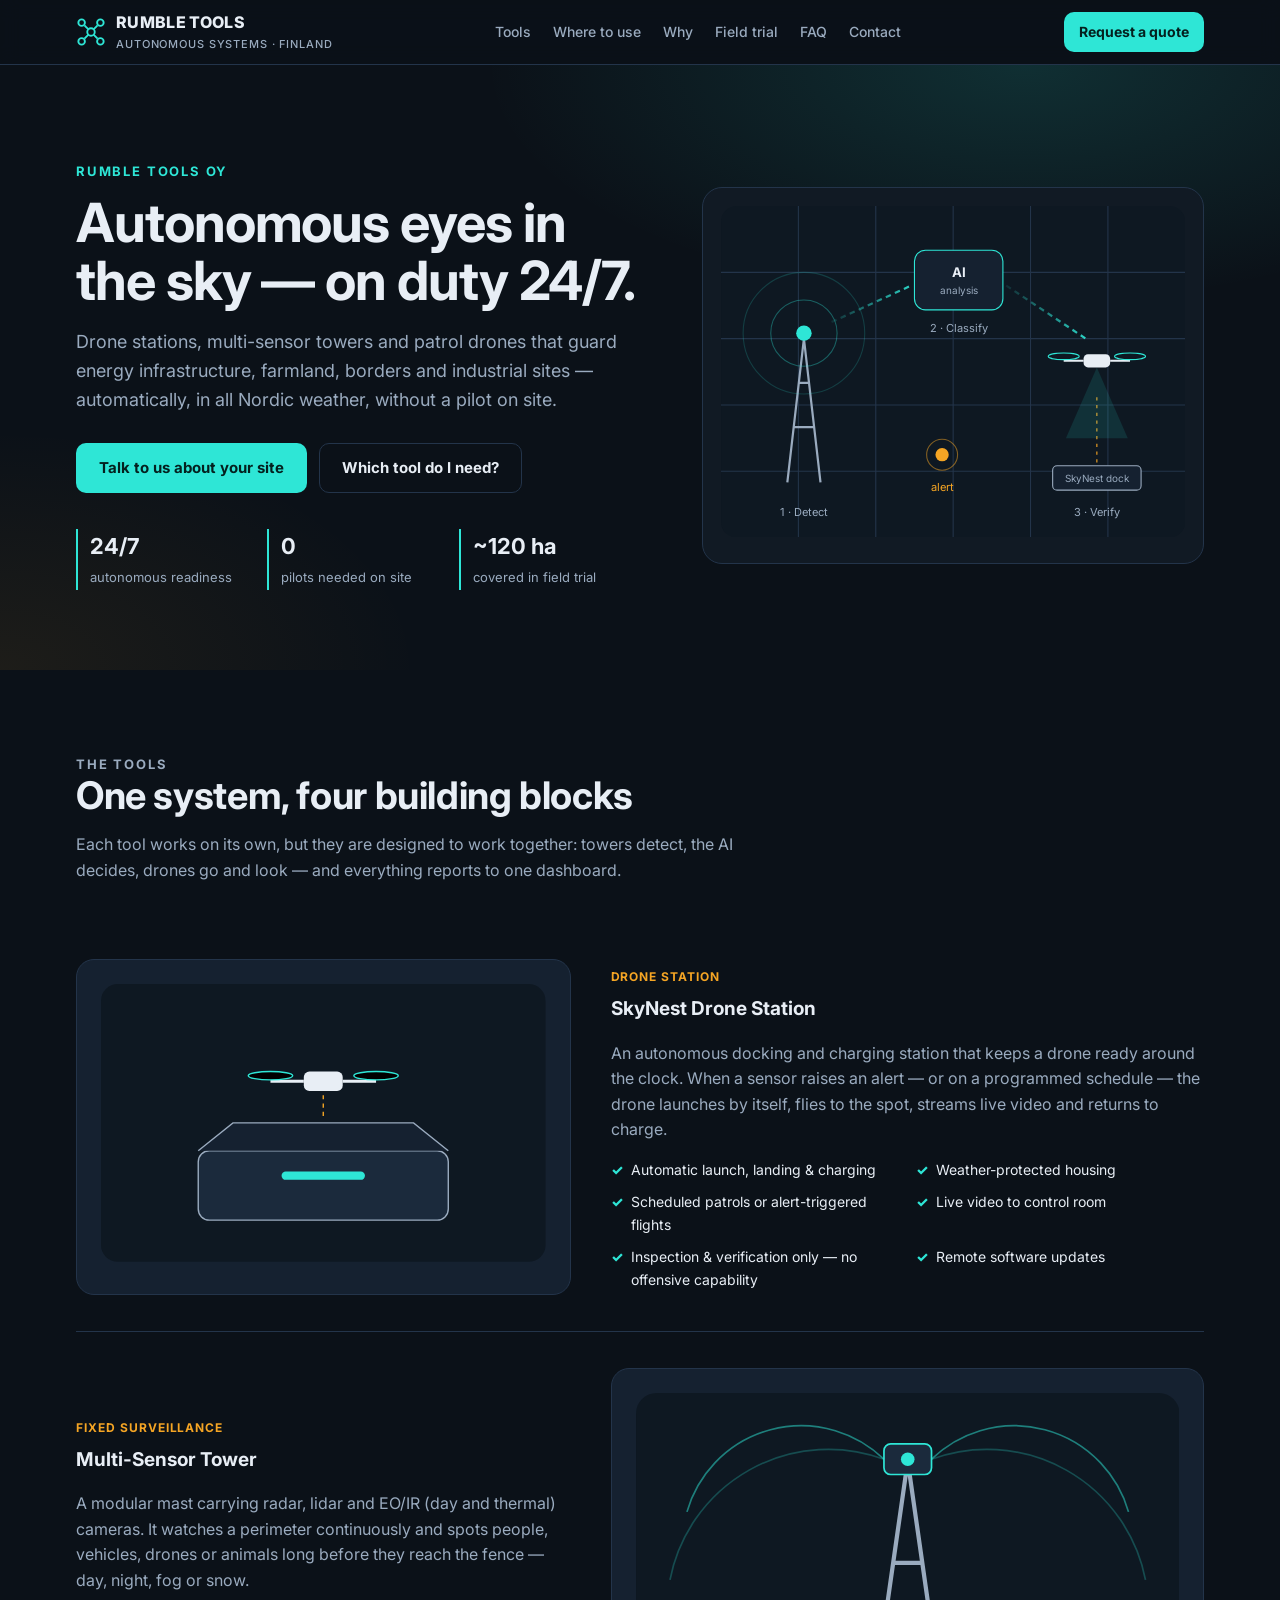
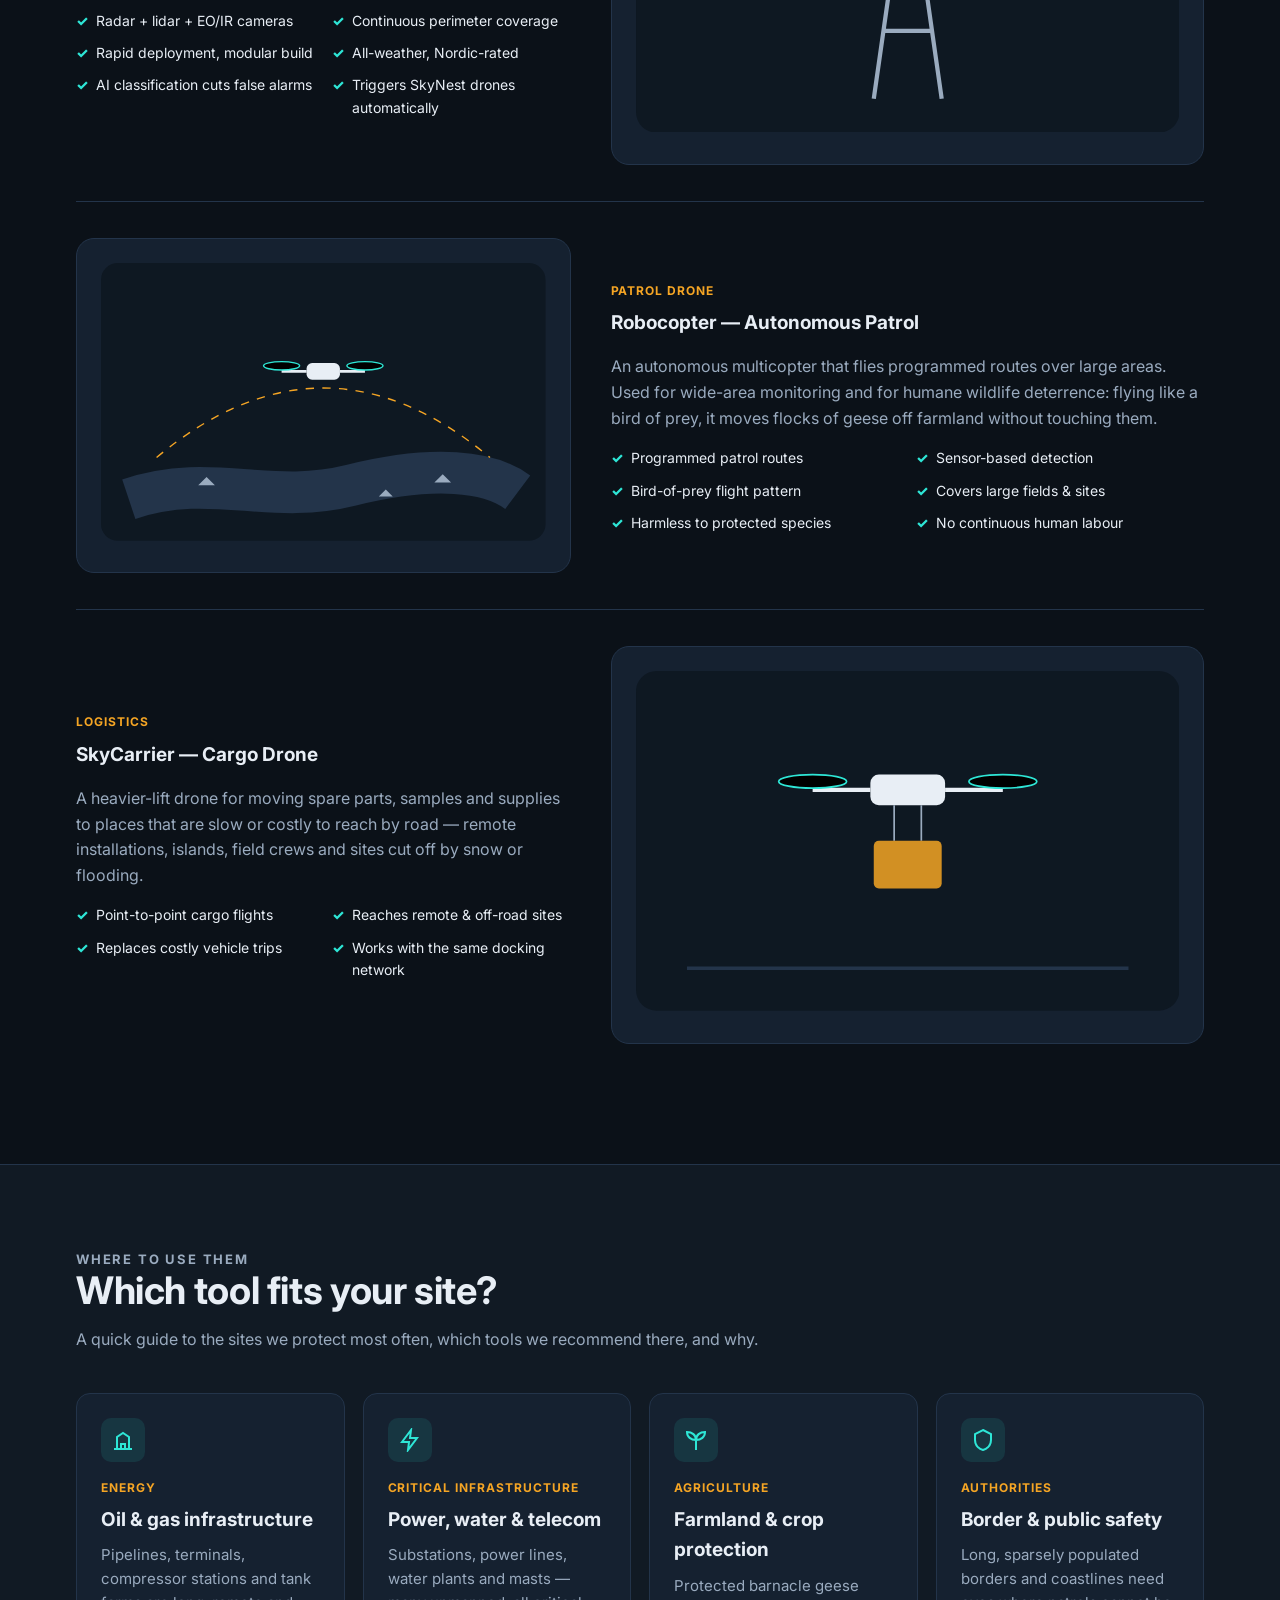
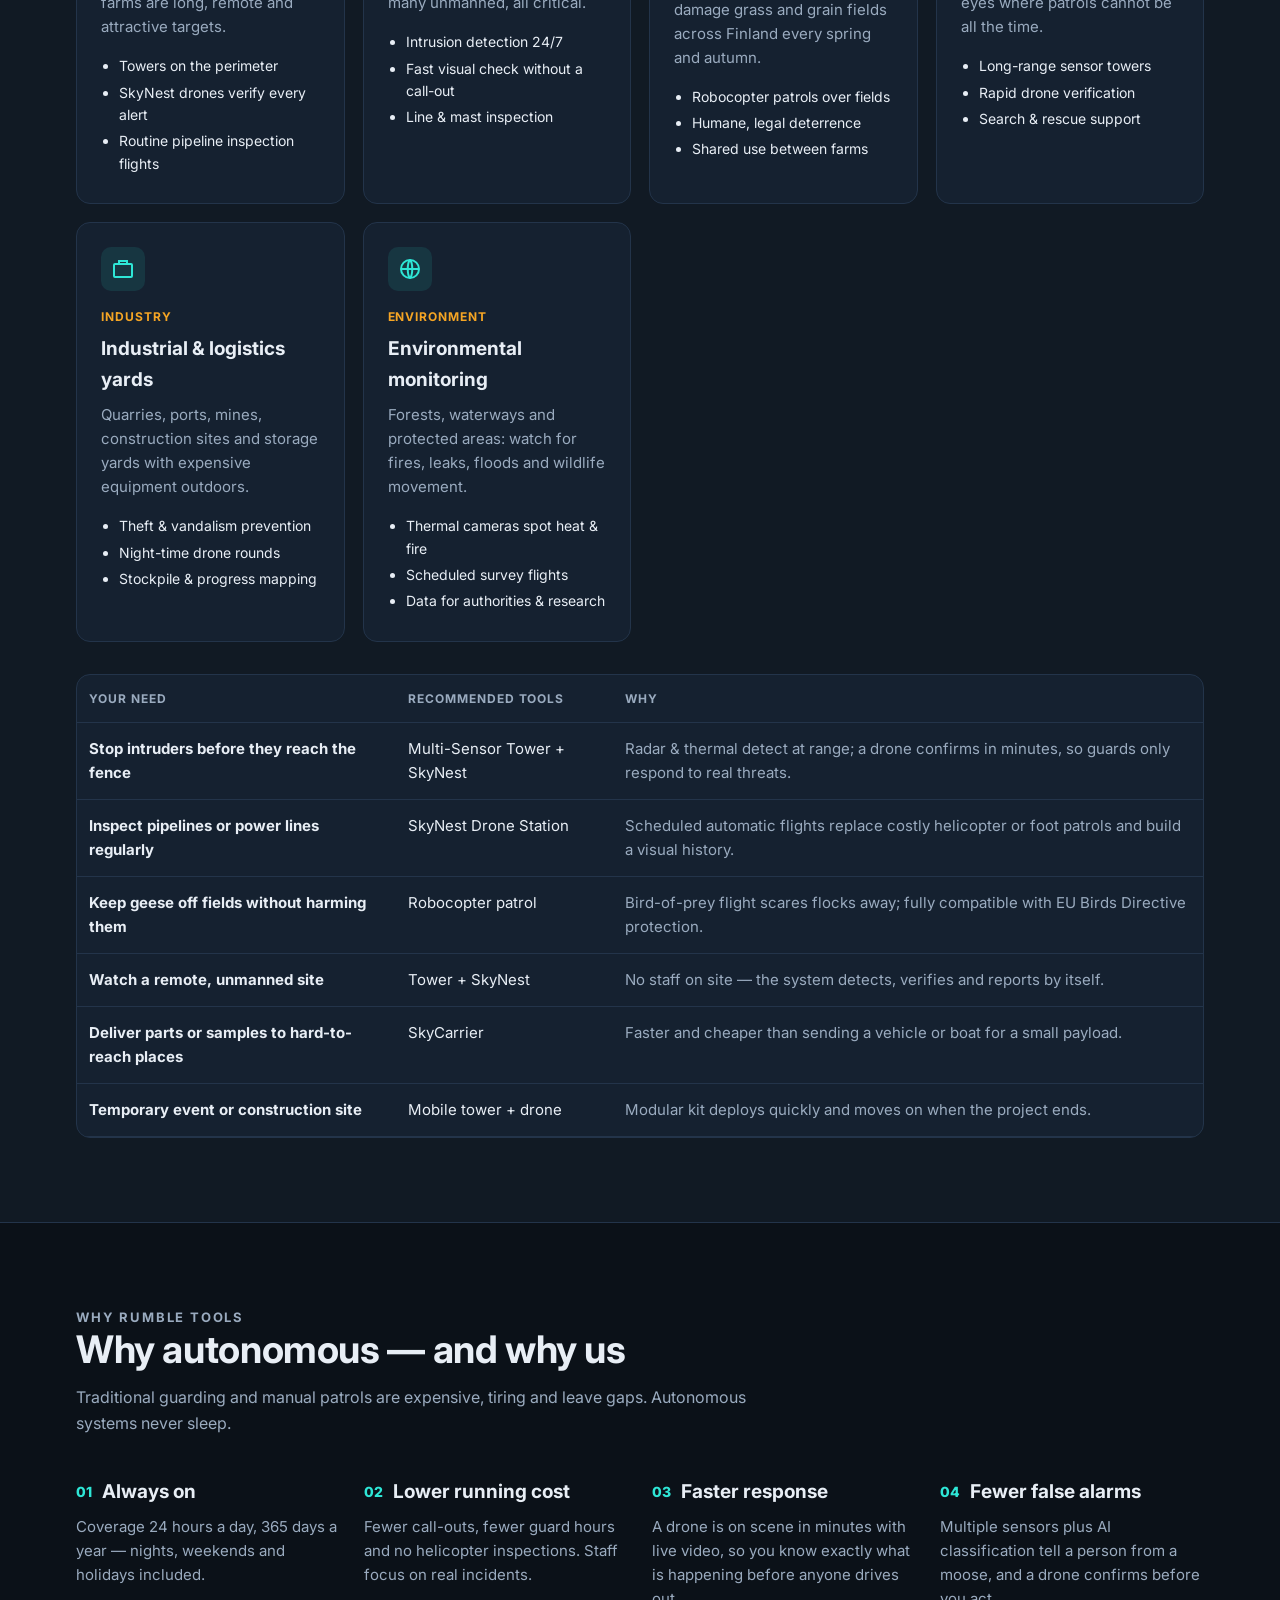
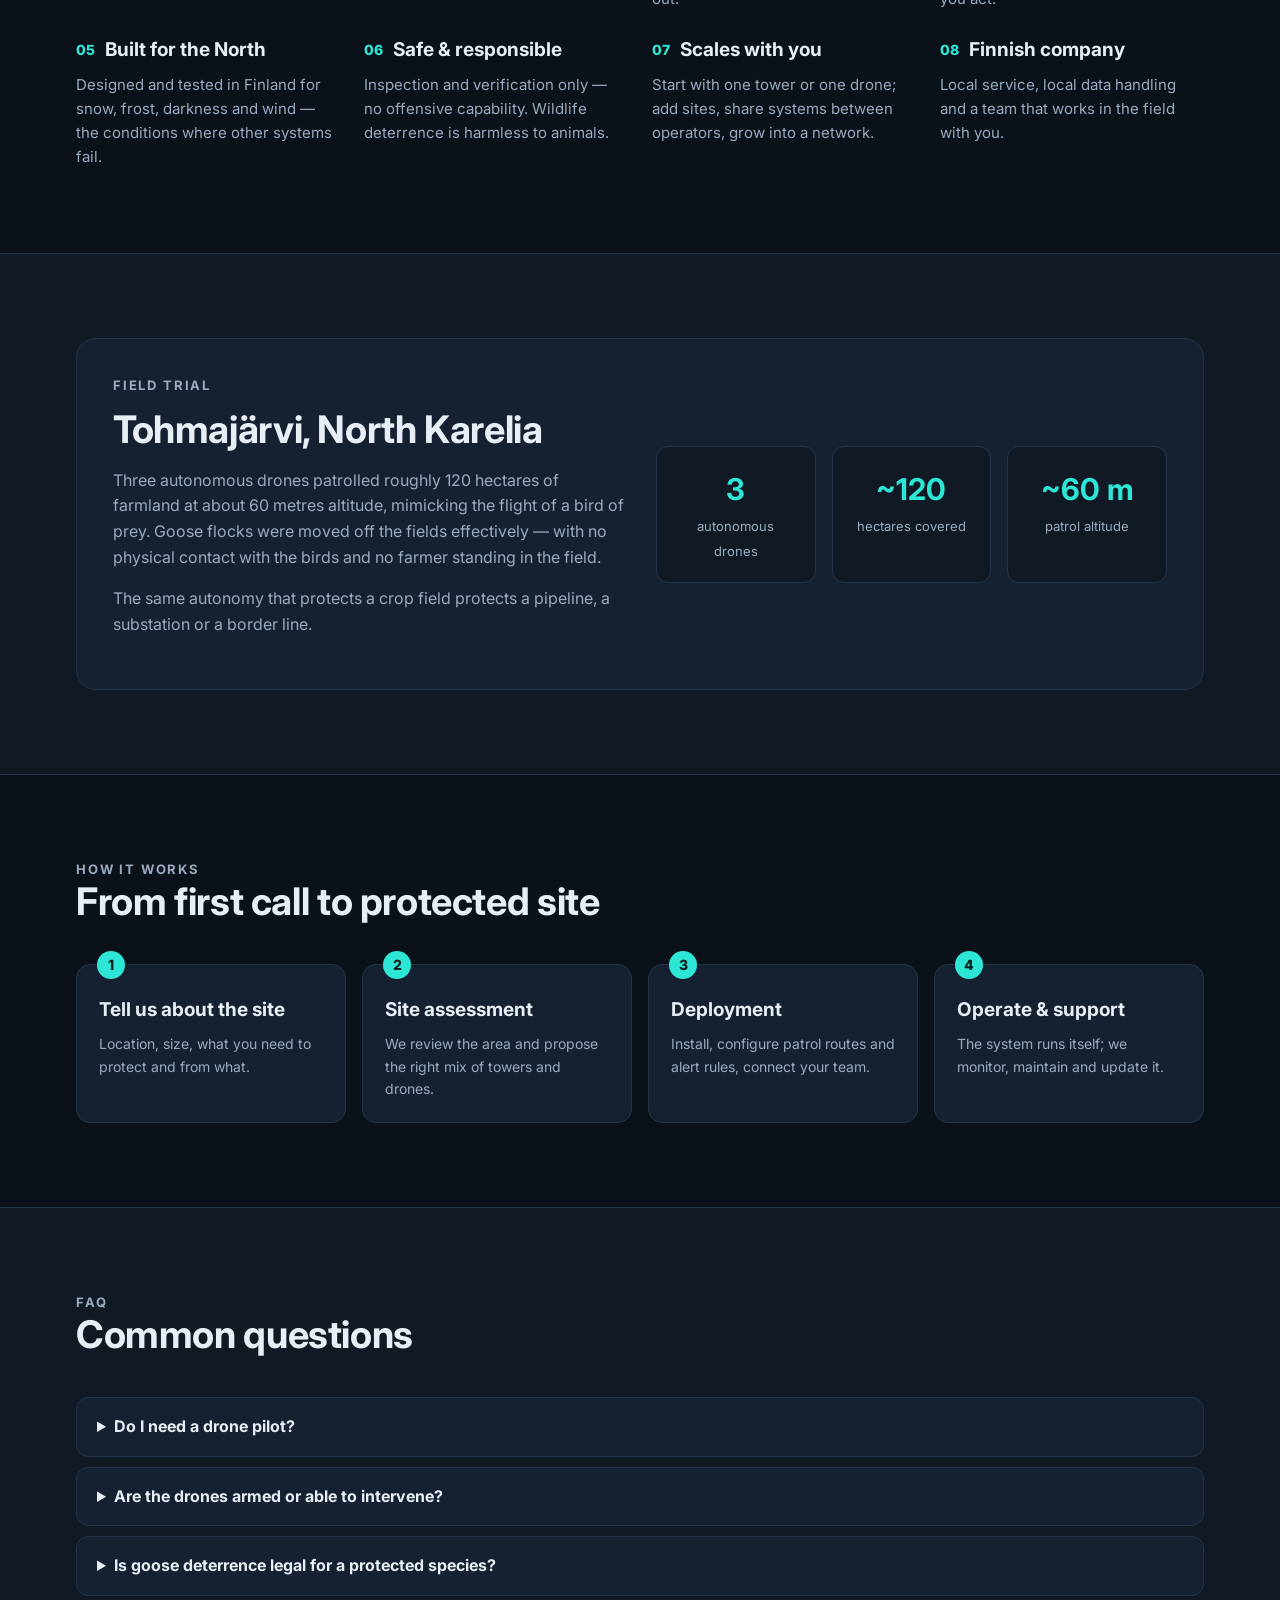
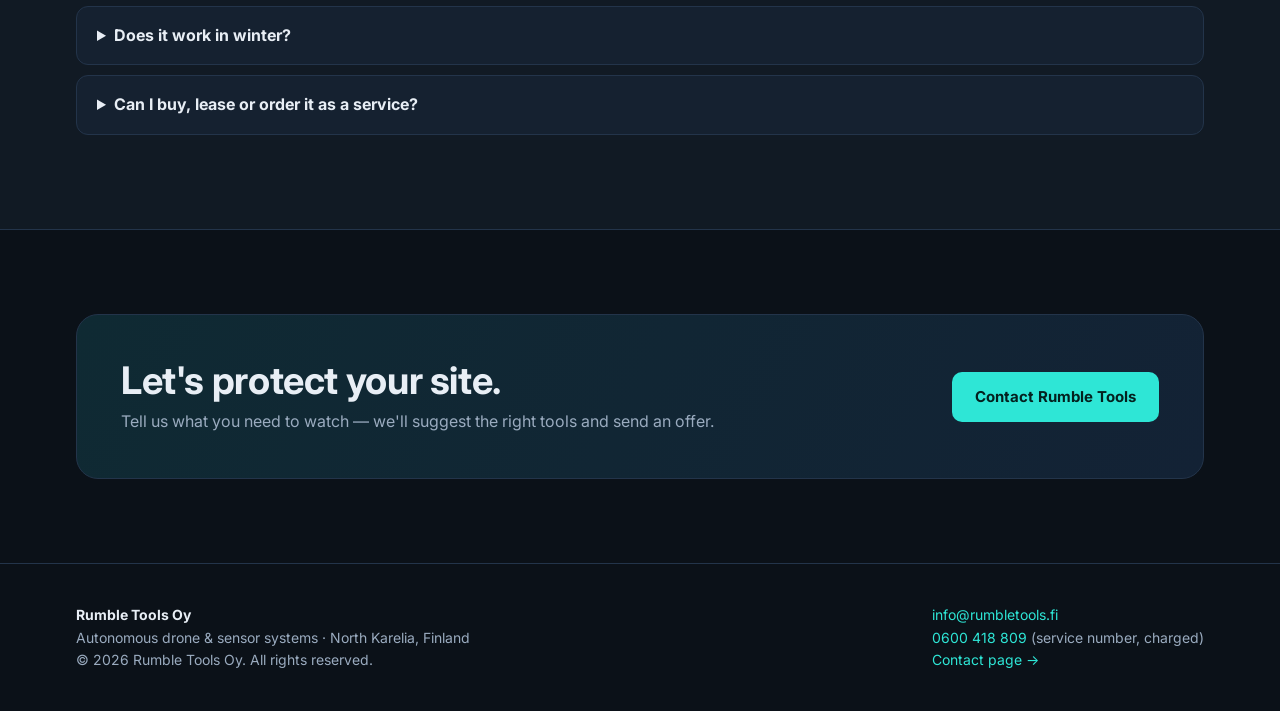
<file: index.html>
<!doctype html>
<html lang="en">
<head>
  <meta charset="utf-8">
  <meta name="viewport" content="width=device-width, initial-scale=1">
  <title>Rumble Tools Oy — Autonomous Drone &amp; Sensor Systems</title>
  <meta name="description" content="Rumble Tools Oy builds autonomous drone stations, multi-sensor towers and patrol drones for 24/7 protection of energy infrastructure, farmland, borders and industrial sites. See what each tool is for and why.">
  <meta property="og:title" content="Rumble Tools — Autonomous 24/7 Surveillance &amp; Field Drones">
  <meta property="og:description" content="SkyNest drone stations, multi-sensor towers and autonomous patrol drones — what they are used for, and why.">
  <link rel="preconnect" href="https://fonts.googleapis.com">
  <link href="https://fonts.googleapis.com/css2?family=Inter:wght@400;500;600;700;800&display=swap" rel="stylesheet">
  <link rel="stylesheet" href="assets/style.css">
</head>
<body>

<nav class="nav">
  <div class="wrap">
    <a class="brand" href="index.html">
      <svg viewBox="0 0 32 32" fill="none" stroke="#2ee6d6" stroke-width="2"><circle cx="16" cy="16" r="4"/><circle cx="6" cy="6" r="3.5"/><circle cx="26" cy="6" r="3.5"/><circle cx="6" cy="26" r="3.5"/><circle cx="26" cy="26" r="3.5"/><path d="M9 9l4 4M23 9l-4 4M9 23l4-4M23 23l-4-4"/></svg>
      <span>RUMBLE TOOLS<small>Autonomous systems · Finland</small></span>
    </a>
    <button class="menu-btn" aria-label="Menu" onclick="document.getElementById('menu').classList.toggle('open')">☰</button>
    <ul id="menu">
      <li><a href="#tools">Tools</a></li>
      <li><a href="#use">Where to use</a></li>
      <li><a href="#why">Why</a></li>
      <li><a href="#case">Field trial</a></li>
      <li><a href="#faq">FAQ</a></li>
      <li><a href="contact.html">Contact</a></li>
    </ul>
    <a class="btn btn-primary btn-sm" href="contact.html">Request a quote</a>
  </div>
</nav>

<header class="hero">
  <div class="wrap grid">
    <div>
      <p class="eyebrow">Rumble Tools Oy</p>
      <h1>Autonomous eyes in the sky — on duty 24/7.</h1>
      <p class="lead">Drone stations, multi-sensor towers and patrol drones that guard energy infrastructure, farmland, borders and industrial sites — automatically, in all Nordic weather, without a pilot on site.</p>
      <div class="cta-row">
        <a class="btn btn-primary" href="contact.html">Talk to us about your site</a>
        <a class="btn btn-ghost" href="#use">Which tool do I need?</a>
      </div>
      <div class="stats">
        <div class="stat"><b>24/7</b><span>autonomous readiness</span></div>
        <div class="stat"><b>0</b><span>pilots needed on site</span></div>
        <div class="stat"><b>~120 ha</b><span>covered in field trial</span></div>
      </div>
    </div>
    <div class="hero-art" aria-hidden="true">
      <!-- Network diagram: sensor tower detects → AI → drone verifies -->
      <svg viewBox="0 0 420 300" fill="none">
        <defs>
          <linearGradient id="g1" x1="0" x2="1"><stop offset="0" stop-color="#2ee6d6" stop-opacity=".1"/><stop offset="1" stop-color="#2ee6d6" stop-opacity=".9"/></linearGradient>
        </defs>
        <rect x="0" y="0" width="420" height="300" rx="14" fill="#0e1822"/>
        <g stroke="#23344a"><path d="M0 60H420M0 120H420M0 180H420M0 240H420M70 0V300M140 0V300M210 0V300M280 0V300M350 0V300"/></g>
        <!-- tower -->
        <g stroke="#9aabbf" stroke-width="2"><path d="M60 250L75 120L90 250M66 200H84M70 160H80"/></g>
        <circle cx="75" cy="115" r="7" fill="#2ee6d6"/>
        <circle cx="75" cy="115" r="30" stroke="#2ee6d6" stroke-opacity=".35"/>
        <circle cx="75" cy="115" r="55" stroke="#2ee6d6" stroke-opacity=".18"/>
        <!-- AI hub -->
        <rect x="175" y="40" width="80" height="54" rx="10" fill="#152130" stroke="#2ee6d6"/>
        <text x="215" y="64" fill="#e8eef5" font-size="12" font-family="Inter,sans-serif" text-anchor="middle" font-weight="700">AI</text>
        <text x="215" y="80" fill="#9aabbf" font-size="9" font-family="Inter,sans-serif" text-anchor="middle">analysis</text>
        <path d="M100 105L172 72" stroke="url(#g1)" stroke-width="2" stroke-dasharray="5 4"/>
        <path d="M258 72L330 120" stroke="url(#g1)" stroke-width="2" stroke-dasharray="5 4"/>
        <!-- dock -->
        <rect x="300" y="235" width="80" height="22" rx="4" fill="#152130" stroke="#9aabbf"/>
        <text x="340" y="250" fill="#9aabbf" font-size="9" font-family="Inter,sans-serif" text-anchor="middle">SkyNest dock</text>
        <path d="M340 232V170" stroke="#f5a524" stroke-dasharray="3 4"/>
        <!-- drone -->
        <g transform="translate(340 140)">
          <rect x="-12" y="-6" width="24" height="12" rx="4" fill="#e8eef5"/>
          <path d="M-12 0H-30M12 0H30" stroke="#e8eef5" stroke-width="2"/>
          <ellipse cx="-30" cy="-4" rx="14" ry="3" stroke="#2ee6d6"/>
          <ellipse cx="30" cy="-4" rx="14" ry="3" stroke="#2ee6d6"/>
          <path d="M0 6L-28 70H28Z" fill="#2ee6d6" fill-opacity=".12"/>
        </g>
        <!-- target -->
        <circle cx="200" cy="225" r="6" fill="#f5a524"/>
        <circle cx="200" cy="225" r="14" stroke="#f5a524" stroke-opacity=".5"/>
        <text x="200" y="258" fill="#f5a524" font-size="10" font-family="Inter,sans-serif" text-anchor="middle">alert</text>
        <text x="75" y="280" fill="#9aabbf" font-size="10" font-family="Inter,sans-serif" text-anchor="middle">1 · Detect</text>
        <text x="215" y="114" fill="#9aabbf" font-size="10" font-family="Inter,sans-serif" text-anchor="middle">2 · Classify</text>
        <text x="340" y="280" fill="#9aabbf" font-size="10" font-family="Inter,sans-serif" text-anchor="middle">3 · Verify</text>
      </svg>
    </div>
  </div>
</header>

<!-- TOOLS -->
<section id="tools">
  <div class="wrap">
    <div class="section-head">
      <p class="eyebrow">The tools</p>
      <h2>One system, four building blocks</h2>
      <p>Each tool works on its own, but they are designed to work together: towers detect, the AI decides, drones go and look — and everything reports to one dashboard.</p>
    </div>

    <div class="product">
      <div class="p-art" aria-hidden="true">
        <svg viewBox="0 0 320 200"><rect width="320" height="200" rx="12" fill="#0e1822"/><rect x="70" y="120" width="180" height="50" rx="8" fill="#1b2a3c" stroke="#9aabbf"/><path d="M70 120L95 100H225L250 120" stroke="#9aabbf" fill="#152130"/><rect x="130" y="135" width="60" height="6" rx="3" fill="#2ee6d6"/><g transform="translate(160 70)"><rect x="-14" y="-7" width="28" height="14" rx="4" fill="#e8eef5"/><path d="M-14 0H-38M14 0H38" stroke="#e8eef5" stroke-width="2"/><ellipse cx="-38" cy="-4" rx="16" ry="3" stroke="#2ee6d6"/><ellipse cx="38" cy="-4" rx="16" ry="3" stroke="#2ee6d6"/></g><path d="M160 80V98" stroke="#f5a524" stroke-dasharray="3 3"/></svg>
      </div>
      <div class="p-body">
        <span class="tag">Drone station</span>
        <h3>SkyNest Drone Station</h3>
        <p>An autonomous docking and charging station that keeps a drone ready around the clock. When a sensor raises an alert — or on a programmed schedule — the drone launches by itself, flies to the spot, streams live video and returns to charge.</p>
        <ul class="spec">
          <li>Automatic launch, landing &amp; charging</li>
          <li>Weather-protected housing</li>
          <li>Scheduled patrols or alert-triggered flights</li>
          <li>Live video to control room</li>
          <li>Inspection &amp; verification only — no offensive capability</li>
          <li>Remote software updates</li>
        </ul>
      </div>
    </div>

    <div class="product flip">
      <div class="p-art" aria-hidden="true">
        <svg viewBox="0 0 320 200"><rect width="320" height="200" rx="12" fill="#0e1822"/><path d="M140 180L160 40L180 180M146 140H174M151 100H169" stroke="#9aabbf" stroke-width="2.5" fill="none"/><rect x="146" y="30" width="28" height="18" rx="4" fill="#1b2a3c" stroke="#2ee6d6"/><circle cx="160" cy="39" r="4" fill="#2ee6d6"/><path d="M174 39A70 70 0 0 1 290 70" stroke="#2ee6d6" stroke-opacity=".5" fill="none"/><path d="M174 39A95 95 0 0 1 300 110" stroke="#2ee6d6" stroke-opacity=".25" fill="none"/><path d="M146 39A70 70 0 0 0 30 70" stroke="#2ee6d6" stroke-opacity=".5" fill="none"/><path d="M146 39A95 95 0 0 0 20 110" stroke="#2ee6d6" stroke-opacity=".25" fill="none"/></svg>
      </div>
      <div class="p-body">
        <span class="tag">Fixed surveillance</span>
        <h3>Multi-Sensor Tower</h3>
        <p>A modular mast carrying radar, lidar and EO/IR (day and thermal) cameras. It watches a perimeter continuously and spots people, vehicles, drones or animals long before they reach the fence — day, night, fog or snow.</p>
        <ul class="spec">
          <li>Radar + lidar + EO/IR cameras</li>
          <li>Continuous perimeter coverage</li>
          <li>Rapid deployment, modular build</li>
          <li>All-weather, Nordic-rated</li>
          <li>AI classification cuts false alarms</li>
          <li>Triggers SkyNest drones automatically</li>
        </ul>
      </div>
    </div>

    <div class="product">
      <div class="p-art" aria-hidden="true">
        <svg viewBox="0 0 320 200"><rect width="320" height="200" rx="12" fill="#0e1822"/><path d="M20 170C80 150 120 175 180 160S280 150 300 165" stroke="#23344a" stroke-width="30" fill="none"/><path d="M40 140Q160 40 280 140" stroke="#f5a524" stroke-dasharray="6 6" fill="none"/><g transform="translate(160 78)"><rect x="-12" y="-6" width="24" height="12" rx="4" fill="#e8eef5"/><path d="M-12 0H-30M12 0H30" stroke="#e8eef5" stroke-width="2"/><ellipse cx="-30" cy="-4" rx="13" ry="3" stroke="#2ee6d6"/><ellipse cx="30" cy="-4" rx="13" ry="3" stroke="#2ee6d6"/></g><g fill="#9aabbf"><path d="M70 160l6-6 6 6M240 158l6-6 6 6M200 168l5-5 5 5"/></g></svg>
      </div>
      <div class="p-body">
        <span class="tag">Patrol drone</span>
        <h3>Robocopter — Autonomous Patrol</h3>
        <p>An autonomous multicopter that flies programmed routes over large areas. Used for wide-area monitoring and for humane wildlife deterrence: flying like a bird of prey, it moves flocks of geese off farmland without touching them.</p>
        <ul class="spec">
          <li>Programmed patrol routes</li>
          <li>Sensor-based detection</li>
          <li>Bird-of-prey flight pattern</li>
          <li>Covers large fields &amp; sites</li>
          <li>Harmless to protected species</li>
          <li>No continuous human labour</li>
        </ul>
      </div>
    </div>

    <div class="product flip">
      <div class="p-art" aria-hidden="true">
        <svg viewBox="0 0 320 200"><rect width="320" height="200" rx="12" fill="#0e1822"/><g transform="translate(160 70)"><rect x="-22" y="-9" width="44" height="18" rx="5" fill="#e8eef5"/><path d="M-22 0H-56M22 0H56" stroke="#e8eef5" stroke-width="2.5"/><ellipse cx="-56" cy="-5" rx="20" ry="4" stroke="#2ee6d6"/><ellipse cx="56" cy="-5" rx="20" ry="4" stroke="#2ee6d6"/><path d="M-8 9V30M8 9V30" stroke="#9aabbf"/><rect x="-20" y="30" width="40" height="28" rx="3" fill="#f5a524" fill-opacity=".85"/></g><path d="M30 175H290" stroke="#23344a" stroke-width="2"/></svg>
      </div>
      <div class="p-body">
        <span class="tag">Logistics</span>
        <h3>SkyCarrier — Cargo Drone</h3>
        <p>A heavier-lift drone for moving spare parts, samples and supplies to places that are slow or costly to reach by road — remote installations, islands, field crews and sites cut off by snow or flooding.</p>
        <ul class="spec">
          <li>Point-to-point cargo flights</li>
          <li>Reaches remote &amp; off-road sites</li>
          <li>Replaces costly vehicle trips</li>
          <li>Works with the same docking network</li>
        </ul>
      </div>
    </div>
  </div>
</section>

<!-- USE CASES -->
<section id="use" class="alt">
  <div class="wrap">
    <div class="section-head">
      <p class="eyebrow">Where to use them</p>
      <h2>Which tool fits your site?</h2>
      <p>A quick guide to the sites we protect most often, which tools we recommend there, and why.</p>
    </div>

    <div class="cards" style="margin-bottom:32px">
      <div class="card">
        <div class="icon"><svg viewBox="0 0 24 24" fill="none" stroke="currentColor" stroke-width="2"><path d="M3 21h18M6 21V9l6-4 6 4v12M10 21v-5h4v5"/></svg></div>
        <span class="tag">Energy</span>
        <h3>Oil &amp; gas infrastructure</h3>
        <p>Pipelines, terminals, compressor stations and tank farms are long, remote and attractive targets.</p>
        <ul><li>Towers on the perimeter</li><li>SkyNest drones verify every alert</li><li>Routine pipeline inspection flights</li></ul>
      </div>
      <div class="card">
        <div class="icon"><svg viewBox="0 0 24 24" fill="none" stroke="currentColor" stroke-width="2"><path d="M13 2L4 14h7l-1 8 9-12h-7z"/></svg></div>
        <span class="tag">Critical infrastructure</span>
        <h3>Power, water &amp; telecom</h3>
        <p>Substations, power lines, water plants and masts — many unmanned, all critical.</p>
        <ul><li>Intrusion detection 24/7</li><li>Fast visual check without a call-out</li><li>Line &amp; mast inspection</li></ul>
      </div>
      <div class="card">
        <div class="icon"><svg viewBox="0 0 24 24" fill="none" stroke="currentColor" stroke-width="2"><path d="M12 22V12M12 12C12 7 8 4 3 4c0 5 4 8 9 8zM12 12c0-5 4-8 9-8 0 5-4 8-9 8z"/></svg></div>
        <span class="tag">Agriculture</span>
        <h3>Farmland &amp; crop protection</h3>
        <p>Protected barnacle geese damage grass and grain fields across Finland every spring and autumn.</p>
        <ul><li>Robocopter patrols over fields</li><li>Humane, legal deterrence</li><li>Shared use between farms</li></ul>
      </div>
      <div class="card">
        <div class="icon"><svg viewBox="0 0 24 24" fill="none" stroke="currentColor" stroke-width="2"><path d="M12 2l8 4v6c0 5-3.5 8.5-8 10-4.5-1.5-8-5-8-10V6z"/></svg></div>
        <span class="tag">Authorities</span>
        <h3>Border &amp; public safety</h3>
        <p>Long, sparsely populated borders and coastlines need eyes where patrols cannot be all the time.</p>
        <ul><li>Long-range sensor towers</li><li>Rapid drone verification</li><li>Search &amp; rescue support</li></ul>
      </div>
      <div class="card">
        <div class="icon"><svg viewBox="0 0 24 24" fill="none" stroke="currentColor" stroke-width="2"><rect x="3" y="7" width="18" height="13" rx="1"/><path d="M8 7V4h8v3"/></svg></div>
        <span class="tag">Industry</span>
        <h3>Industrial &amp; logistics yards</h3>
        <p>Quarries, ports, mines, construction sites and storage yards with expensive equipment outdoors.</p>
        <ul><li>Theft &amp; vandalism prevention</li><li>Night-time drone rounds</li><li>Stockpile &amp; progress mapping</li></ul>
      </div>
      <div class="card">
        <div class="icon"><svg viewBox="0 0 24 24" fill="none" stroke="currentColor" stroke-width="2"><circle cx="12" cy="12" r="9"/><path d="M3 12h18M12 3c3 3 3 15 0 18M12 3c-3 3-3 15 0 18"/></svg></div>
        <span class="tag">Environment</span>
        <h3>Environmental monitoring</h3>
        <p>Forests, waterways and protected areas: watch for fires, leaks, floods and wildlife movement.</p>
        <ul><li>Thermal cameras spot heat &amp; fire</li><li>Scheduled survey flights</li><li>Data for authorities &amp; research</li></ul>
      </div>
    </div>

    <div class="table-scroll">
      <table class="match">
        <thead><tr><th>Your need</th><th>Recommended tools</th><th>Why</th></tr></thead>
        <tbody>
          <tr><td>Stop intruders before they reach the fence</td><td>Multi-Sensor Tower + SkyNest</td><td class="why">Radar &amp; thermal detect at range; a drone confirms in minutes, so guards only respond to real threats.</td></tr>
          <tr><td>Inspect pipelines or power lines regularly</td><td>SkyNest Drone Station</td><td class="why">Scheduled automatic flights replace costly helicopter or foot patrols and build a visual history.</td></tr>
          <tr><td>Keep geese off fields without harming them</td><td>Robocopter patrol</td><td class="why">Bird-of-prey flight scares flocks away; fully compatible with EU Birds Directive protection.</td></tr>
          <tr><td>Watch a remote, unmanned site</td><td>Tower + SkyNest</td><td class="why">No staff on site — the system detects, verifies and reports by itself.</td></tr>
          <tr><td>Deliver parts or samples to hard-to-reach places</td><td>SkyCarrier</td><td class="why">Faster and cheaper than sending a vehicle or boat for a small payload.</td></tr>
          <tr><td>Temporary event or construction site</td><td>Mobile tower + drone</td><td class="why">Modular kit deploys quickly and moves on when the project ends.</td></tr>
        </tbody>
      </table>
    </div>
  </div>
</section>

<!-- WHY -->
<section id="why">
  <div class="wrap">
    <div class="section-head">
      <p class="eyebrow">Why Rumble Tools</p>
      <h2>Why autonomous — and why us</h2>
      <p>Traditional guarding and manual patrols are expensive, tiring and leave gaps. Autonomous systems never sleep.</p>
    </div>
    <div class="why-grid">
      <div class="why-item"><h3><span>01</span>Always on</h3><p>Coverage 24 hours a day, 365 days a year — nights, weekends and holidays included.</p></div>
      <div class="why-item"><h3><span>02</span>Lower running cost</h3><p>Fewer call-outs, fewer guard hours and no helicopter inspections. Staff focus on real incidents.</p></div>
      <div class="why-item"><h3><span>03</span>Faster response</h3><p>A drone is on scene in minutes with live video, so you know exactly what is happening before anyone drives out.</p></div>
      <div class="why-item"><h3><span>04</span>Fewer false alarms</h3><p>Multiple sensors plus AI classification tell a person from a moose, and a drone confirms before you act.</p></div>
      <div class="why-item"><h3><span>05</span>Built for the North</h3><p>Designed and tested in Finland for snow, frost, darkness and wind — the conditions where other systems fail.</p></div>
      <div class="why-item"><h3><span>06</span>Safe &amp; responsible</h3><p>Inspection and verification only — no offensive capability. Wildlife deterrence is harmless to animals.</p></div>
      <div class="why-item"><h3><span>07</span>Scales with you</h3><p>Start with one tower or one drone; add sites, share systems between operators, grow into a network.</p></div>
      <div class="why-item"><h3><span>08</span>Finnish company</h3><p>Local service, local data handling and a team that works in the field with you.</p></div>
    </div>
  </div>
</section>

<!-- CASE -->
<section id="case" class="alt">
  <div class="wrap">
    <div class="case">
      <div>
        <p class="eyebrow">Field trial</p>
        <h2>Tohmajärvi, North Karelia</h2>
        <p>Three autonomous drones patrolled roughly 120 hectares of farmland at about 60 metres altitude, mimicking the flight of a bird of prey. Goose flocks were moved off the fields effectively — with no physical contact with the birds and no farmer standing in the field.</p>
        <p>The same autonomy that protects a crop field protects a pipeline, a substation or a border line.</p>
      </div>
      <div class="nums">
        <div><b>3</b><span>autonomous drones</span></div>
        <div><b>~120</b><span>hectares covered</span></div>
        <div><b>~60 m</b><span>patrol altitude</span></div>
      </div>
    </div>
  </div>
</section>

<!-- HOW -->
<section>
  <div class="wrap">
    <div class="section-head">
      <p class="eyebrow">How it works</p>
      <h2>From first call to protected site</h2>
    </div>
    <div class="steps">
      <div class="step"><h3>Tell us about the site</h3><p>Location, size, what you need to protect and from what.</p></div>
      <div class="step"><h3>Site assessment</h3><p>We review the area and propose the right mix of towers and drones.</p></div>
      <div class="step"><h3>Deployment</h3><p>Install, configure patrol routes and alert rules, connect your team.</p></div>
      <div class="step"><h3>Operate &amp; support</h3><p>The system runs itself; we monitor, maintain and update it.</p></div>
    </div>
  </div>
</section>

<!-- FAQ -->
<section id="faq" class="alt">
  <div class="wrap">
    <div class="section-head">
      <p class="eyebrow">FAQ</p>
      <h2>Common questions</h2>
    </div>
    <details><summary>Do I need a drone pilot?</summary><p>No. Drones launch, fly and land autonomously from the SkyNest station. Operations are supervised remotely in line with aviation rules.</p></details>
    <details><summary>Are the drones armed or able to intervene?</summary><p>No. Rumble Tools systems are for detection, inspection and verification only — they have no offensive capability.</p></details>
    <details><summary>Is goose deterrence legal for a protected species?</summary><p>Yes. The barnacle goose is protected under the EU Birds Directive, so methods must not harm the birds. Our drones only scare flocks away by their presence and flight pattern, with no physical contact.</p></details>
    <details><summary>Does it work in winter?</summary><p>The systems are designed for Nordic conditions — darkness, snow and frost. Thermal cameras and radar keep working when ordinary cameras cannot see.</p></details>
    <details><summary>Can I buy, lease or order it as a service?</summary><p>Contact us — we tailor the model to your site, whether that is a one-off deployment, a seasonal service (e.g. goose season) or a long-term surveillance contract.</p></details>
  </div>
</section>

<!-- CTA -->
<section>
  <div class="wrap">
    <div class="cta-band">
      <div>
        <h2 style="margin-bottom:6px">Let's protect your site.</h2>
        <p>Tell us what you need to watch — we'll suggest the right tools and send an offer.</p>
      </div>
      <a class="btn btn-primary" href="contact.html">Contact Rumble Tools</a>
    </div>
  </div>
</section>

<footer>
  <div class="wrap">
    <div><b>Rumble Tools Oy</b><br>Autonomous drone &amp; sensor systems · North Karelia, Finland<br>© <span id="y"></span> Rumble Tools Oy. All rights reserved.</div>
    <div><a href="mailto:info@rumbletools.fi">info@rumbletools.fi</a><br><a href="tel:+3580600418809">0600 418 809</a> (service number, charged)<br><a href="contact.html">Contact page →</a></div>
  </div>
</footer>
<script>document.getElementById('y').textContent = new Date().getFullYear();</script>
</body>
</html>
</file>
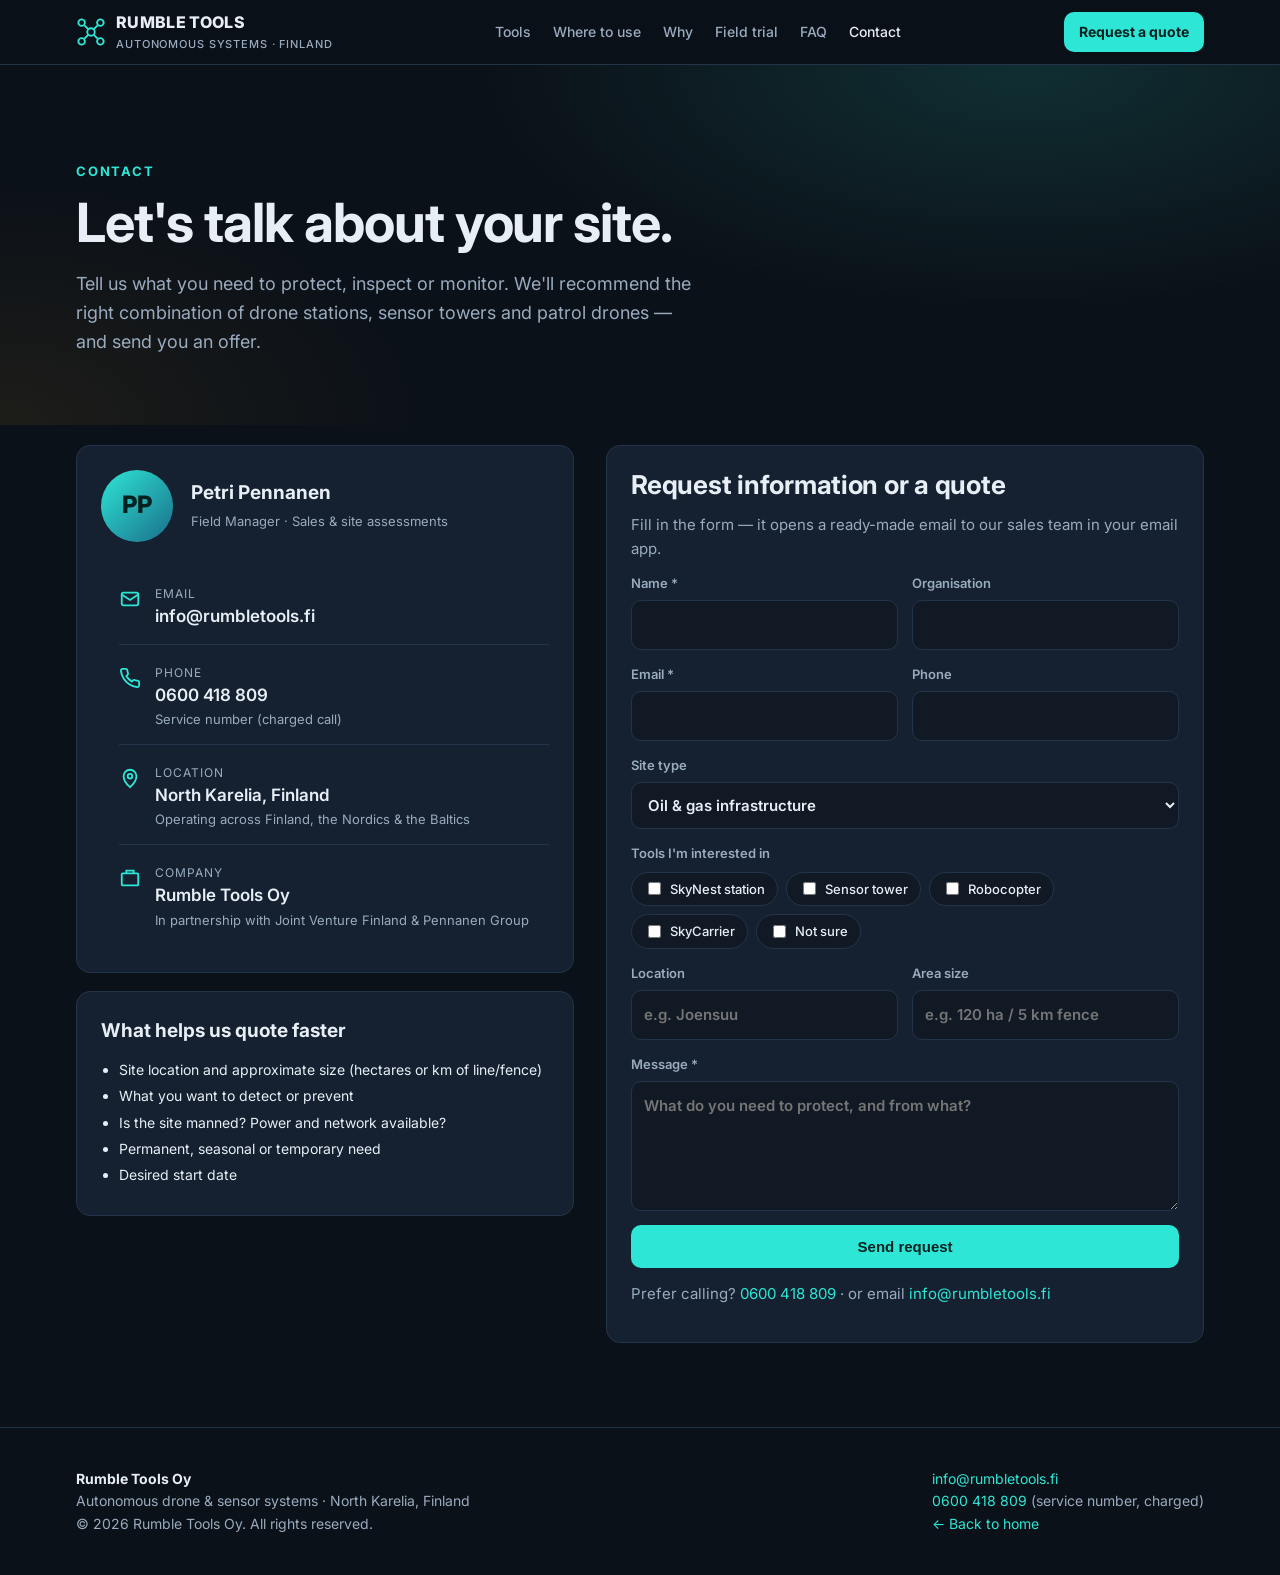
<file: contact.html>
<!doctype html>
<html lang="en">
<head>
  <meta charset="utf-8">
  <meta name="viewport" content="width=device-width, initial-scale=1">
  <title>Contact Rumble Tools</title>
  <meta name="description" content="Contact Rumble Tools Oy for autonomous drone stations, multi-sensor towers and patrol drones. Request a site assessment or a quote.">
  <link rel="preconnect" href="https://fonts.googleapis.com">
  <link href="https://fonts.googleapis.com/css2?family=Inter:wght@400;500;600;700;800&display=swap" rel="stylesheet">
  <link rel="stylesheet" href="assets/style.css">
</head>
<body>

<nav class="nav">
  <div class="wrap">
    <a class="brand" href="index.html">
      <svg viewBox="0 0 32 32" fill="none" stroke="#2ee6d6" stroke-width="2"><circle cx="16" cy="16" r="4"/><circle cx="6" cy="6" r="3.5"/><circle cx="26" cy="6" r="3.5"/><circle cx="6" cy="26" r="3.5"/><circle cx="26" cy="26" r="3.5"/><path d="M9 9l4 4M23 9l-4 4M9 23l4-4M23 23l-4-4"/></svg>
      <span>RUMBLE TOOLS<small>Autonomous systems · Finland</small></span>
    </a>
    <button class="menu-btn" aria-label="Menu" onclick="document.getElementById('menu').classList.toggle('open')">☰</button>
    <ul id="menu">
      <li><a href="index.html#tools">Tools</a></li>
      <li><a href="index.html#use">Where to use</a></li>
      <li><a href="index.html#why">Why</a></li>
      <li><a href="index.html#case">Field trial</a></li>
      <li><a href="index.html#faq">FAQ</a></li>
      <li><a class="active" href="contact.html">Contact</a></li>
    </ul>
    <a class="btn btn-primary btn-sm" href="#form">Request a quote</a>
  </div>
</nav>

<header class="hero" style="padding-bottom:40px">
  <div class="wrap">
    <p class="eyebrow">Contact</p>
    <h1>Let's talk about your site.</h1>
    <p class="lead">Tell us what you need to protect, inspect or monitor. We'll recommend the right combination of drone stations, sensor towers and patrol drones — and send you an offer.</p>
  </div>
</header>

<section style="padding-top:20px">
  <div class="wrap contact-grid">
    <div>
      <div class="card">
        <div class="person">
          <div class="avatar">PP</div>
          <div>
            <h3 style="margin:0">Petri Pennanen</h3>
            <span class="note">Field Manager · Sales &amp; site assessments</span>
          </div>
        </div>
        <ul class="contact-list">
          <li>
            <svg viewBox="0 0 24 24" fill="none" stroke="currentColor" stroke-width="2"><rect x="3" y="5" width="18" height="14" rx="2"/><path d="M3 7l9 6 9-6"/></svg>
            <div><div class="k">Email</div><a class="v" href="mailto:info@rumbletools.fi">info@rumbletools.fi</a></div>
          </li>
          <li>
            <svg viewBox="0 0 24 24" fill="none" stroke="currentColor" stroke-width="2"><path d="M22 16.9v3a2 2 0 0 1-2.2 2 19.8 19.8 0 0 1-8.6-3.1 19.5 19.5 0 0 1-6-6A19.8 19.8 0 0 1 2.1 4.2 2 2 0 0 1 4.1 2h3a2 2 0 0 1 2 1.7c.1 1 .4 1.9.7 2.8a2 2 0 0 1-.5 2.1L8 9.9a16 16 0 0 0 6 6l1.3-1.3a2 2 0 0 1 2.1-.4c.9.3 1.8.6 2.8.7a2 2 0 0 1 1.7 2z"/></svg>
            <div><div class="k">Phone</div><a class="v" href="tel:+3580600418809">0600 418 809</a><div class="note">Service number (charged call)</div></div>
          </li>
          <li>
            <svg viewBox="0 0 24 24" fill="none" stroke="currentColor" stroke-width="2"><path d="M12 22s7-6.2 7-12a7 7 0 0 0-14 0c0 5.8 7 12 7 12z"/><circle cx="12" cy="10" r="2.5"/></svg>
            <div><div class="k">Location</div><a class="v" href="https://maps.google.com/?q=Pohjois-Karjala,Suomi" target="_blank" rel="noopener">North Karelia, Finland</a><div class="note">Operating across Finland, the Nordics &amp; the Baltics</div></div>
          </li>
          <li>
            <svg viewBox="0 0 24 24" fill="none" stroke="currentColor" stroke-width="2"><rect x="3" y="7" width="18" height="13" rx="1"/><path d="M8 7V4h8v3"/></svg>
            <div><div class="k">Company</div><span class="v">Rumble Tools Oy</span><div class="note">In partnership with Joint Venture Finland &amp; Pennanen Group</div></div>
          </li>
        </ul>
      </div>

      <div class="card" style="margin-top:18px">
        <h3>What helps us quote faster</h3>
        <ul>
          <li>Site location and approximate size (hectares or km of line/fence)</li>
          <li>What you want to detect or prevent</li>
          <li>Is the site manned? Power and network available?</li>
          <li>Permanent, seasonal or temporary need</li>
          <li>Desired start date</li>
        </ul>
      </div>
    </div>

    <div class="card" id="form">
      <h2 style="font-size:26px">Request information or a quote</h2>
      <p>Fill in the form — it opens a ready-made email to our sales team in your email app.</p>
      <form id="quote">
        <div class="row2">
          <label>Name *<input name="name" required autocomplete="name"></label>
          <label>Organisation<input name="org" autocomplete="organization"></label>
        </div>
        <div class="row2">
          <label>Email *<input type="email" name="email" required autocomplete="email"></label>
          <label>Phone<input type="tel" name="phone" autocomplete="tel"></label>
        </div>
        <label>Site type
          <select name="site">
            <option>Oil &amp; gas infrastructure</option>
            <option>Power, water or telecom</option>
            <option>Farmland / goose deterrence</option>
            <option>Border or public safety</option>
            <option>Industrial / logistics yard</option>
            <option>Environmental monitoring</option>
            <option>Other</option>
          </select>
        </label>
        <div>
          <label style="margin-bottom:8px">Tools I'm interested in</label>
          <div class="checks">
            <label><input type="checkbox" name="tools" value="SkyNest Drone Station">SkyNest station</label>
            <label><input type="checkbox" name="tools" value="Multi-Sensor Tower">Sensor tower</label>
            <label><input type="checkbox" name="tools" value="Robocopter patrol">Robocopter</label>
            <label><input type="checkbox" name="tools" value="SkyCarrier cargo drone">SkyCarrier</label>
            <label><input type="checkbox" name="tools" value="Not sure – advise me">Not sure</label>
          </div>
        </div>
        <div class="row2">
          <label>Location<input name="location" placeholder="e.g. Joensuu"></label>
          <label>Area size<input name="size" placeholder="e.g. 120 ha / 5 km fence"></label>
        </div>
        <label>Message *<textarea name="message" required placeholder="What do you need to protect, and from what?"></textarea></label>
        <button class="btn btn-primary" type="submit">Send request</button>
        <p class="note">Prefer calling? <a href="tel:+3580600418809">0600 418 809</a> · or email <a href="mailto:info@rumbletools.fi">info@rumbletools.fi</a></p>
      </form>
    </div>
  </div>
</section>

<footer>
  <div class="wrap">
    <div><b>Rumble Tools Oy</b><br>Autonomous drone &amp; sensor systems · North Karelia, Finland<br>© <span id="y"></span> Rumble Tools Oy. All rights reserved.</div>
    <div><a href="mailto:info@rumbletools.fi">info@rumbletools.fi</a><br><a href="tel:+3580600418809">0600 418 809</a> (service number, charged)<br><a href="index.html">← Back to home</a></div>
  </div>
</footer>
<script>
document.getElementById('y').textContent = new Date().getFullYear();
document.getElementById('quote').addEventListener('submit', function (e) {
  e.preventDefault();
  var f = new FormData(this);
  var tools = f.getAll('tools').join(', ') || '-';
  var body =
    'Name: ' + f.get('name') + '\n' +
    'Organisation: ' + (f.get('org') || '-') + '\n' +
    'Email: ' + f.get('email') + '\n' +
    'Phone: ' + (f.get('phone') || '-') + '\n' +
    'Site type: ' + f.get('site') + '\n' +
    'Tools: ' + tools + '\n' +
    'Location: ' + (f.get('location') || '-') + '\n' +
    'Area size: ' + (f.get('size') || '-') + '\n\n' +
    f.get('message');
  var subject = 'Quote request – ' + f.get('site') + (f.get('org') ? ' – ' + f.get('org') : '');
  window.location.href = 'mailto:info@rumbletools.fi?subject=' + encodeURIComponent(subject) + '&body=' + encodeURIComponent(body);
});
</script>
</body>
</html>
</file>
<file: assets/style.css>
:root {
  --bg: #0b1118;
  --bg-2: #111a24;
  --card: #152130;
  --line: #23344a;
  --text: #e8eef5;
  --muted: #9aabbf;
  --accent: #2ee6d6;
  --accent-2: #f5a524;
  --radius: 14px;
  --max: 1160px;
}
* { box-sizing: border-box; }
html { scroll-behavior: smooth; }
body {
  margin: 0;
  background: var(--bg);
  color: var(--text);
  font-family: "Inter", system-ui, -apple-system, "Segoe UI", Roboto, sans-serif;
  line-height: 1.6;
}
a { color: var(--accent); text-decoration: none; }
a:hover { text-decoration: underline; }
img { max-width: 100%; display: block; }
.wrap { max-width: var(--max); margin: 0 auto; padding: 0 16px; }

/* Nav */
.nav {
  position: sticky; top: 0; z-index: 50;
  background: rgba(11, 17, 24, 0.88);
  backdrop-filter: blur(10px);
  border-bottom: 1px solid var(--line);
}
.nav .wrap { display: flex; align-items: center; justify-content: space-between; height: 64px; gap: 16px; }
.brand { display: flex; align-items: center; gap: 10px; color: var(--text); font-weight: 800; letter-spacing: .02em; }
.brand:hover { text-decoration: none; }
.brand svg { width: 30px; height: 30px; }
.brand small { display: block; font-weight: 500; color: var(--muted); font-size: 11px; letter-spacing: .08em; text-transform: uppercase; }
.nav ul { list-style: none; display: flex; gap: 22px; margin: 0; padding: 0; }
.nav ul a { color: var(--muted); font-size: 14px; font-weight: 500; }
.nav ul a:hover, .nav ul a.active { color: var(--text); text-decoration: none; }
.menu-btn { display: none; background: none; border: 1px solid var(--line); color: var(--text); border-radius: 8px; padding: 6px 10px; font-size: 18px; }

.btn {
  display: inline-flex; align-items: center; justify-content: center; gap: 8px;
  padding: 12px 22px; border-radius: 10px; font-weight: 700; font-size: 15px;
  border: 1px solid transparent; cursor: pointer; transition: transform .15s, background .15s;
}
.btn:hover { text-decoration: none; transform: translateY(-1px); }
.btn-primary { background: var(--accent); color: #04211f; }
.btn-ghost { border-color: var(--line); color: var(--text); background: transparent; }
.btn-ghost:hover { background: var(--card); }
.btn-sm { padding: 8px 14px; font-size: 14px; }

/* Hero */
.hero {
  position: relative; overflow: hidden;
  padding: 96px 0 80px;
  background:
    radial-gradient(900px 400px at 80% 0%, rgba(46, 230, 214, 0.14), transparent 60%),
    radial-gradient(700px 400px at 0% 100%, rgba(245, 165, 36, 0.08), transparent 60%),
    var(--bg);
}
.hero .grid { display: grid; grid-template-columns: 1.15fr 1fr; gap: 48px; align-items: center; }
.eyebrow { color: var(--accent); font-weight: 700; font-size: 13px; letter-spacing: .14em; text-transform: uppercase; margin: 0 0 12px; }
h1 { font-size: clamp(32px, 5vw, 54px); line-height: 1.08; margin: 0 0 18px; letter-spacing: -0.02em; }
h2 { font-size: clamp(26px, 3.4vw, 38px); line-height: 1.15; margin: 0 0 14px; letter-spacing: -0.01em; }
h3 { font-size: 19px; margin: 0 0 8px; }
.lead { font-size: 18px; color: var(--muted); max-width: 620px; margin: 0 0 28px; }
.cta-row { display: flex; flex-wrap: wrap; gap: 12px; }
.hero-art { background: var(--bg-2); border: 1px solid var(--line); border-radius: 20px; padding: 18px; }
.hero-art svg { width: 100%; height: auto; }
.stats { display: grid; grid-template-columns: repeat(3, 1fr); gap: 14px; margin-top: 36px; max-width: 560px; }
.stat { border-left: 2px solid var(--accent); padding-left: 12px; }
.stat b { display: block; font-size: 22px; }
.stat span { color: var(--muted); font-size: 13px; }

/* Sections */
section { padding: 84px 0; }
section.alt { background: var(--bg-2); border-top: 1px solid var(--line); border-bottom: 1px solid var(--line); }
.section-head { max-width: 720px; margin-bottom: 40px; }
.section-head p { color: var(--muted); margin: 0; }

.cards { display: grid; gap: 18px; grid-template-columns: repeat(auto-fit, minmax(250px, 1fr)); }
.card {
  background: var(--card); border: 1px solid var(--line); border-radius: var(--radius);
  padding: 24px; display: flex; flex-direction: column;
}
.card p { color: var(--muted); margin: 0 0 12px; font-size: 15px; }
.card .icon {
  width: 44px; height: 44px; border-radius: 10px; display: grid; place-items: center;
  background: rgba(46, 230, 214, 0.1); color: var(--accent); margin-bottom: 16px;
}
.card .icon svg { width: 24px; height: 24px; }
.tag { display: inline-block; font-size: 12px; font-weight: 700; color: var(--accent-2); text-transform: uppercase; letter-spacing: .08em; margin-bottom: 8px; }
.card ul { margin: 4px 0 0; padding-left: 18px; color: var(--text); font-size: 14px; }
.card ul li { margin-bottom: 4px; }
.card .more { margin-top: auto; padding-top: 12px; font-weight: 600; font-size: 14px; }

/* Product rows */
.product { display: grid; grid-template-columns: 1fr 1.2fr; gap: 40px; align-items: center; padding: 36px 0; border-bottom: 1px solid var(--line); }
.product:last-child { border-bottom: none; }
.product.flip .p-art { order: 2; }
.p-art { background: var(--card); border: 1px solid var(--line); border-radius: 18px; padding: 24px; }
.p-art svg { width: 100%; height: auto; }
.p-body p { color: var(--muted); }
.spec { display: grid; grid-template-columns: 1fr 1fr; gap: 10px 18px; margin: 16px 0 0; padding: 0; list-style: none; font-size: 14px; }
.spec li { display: flex; gap: 8px; align-items: flex-start; }
.spec li::before { content: "✓"; color: var(--accent); font-weight: 800; }

/* Use-case table */
.match { width: 100%; border-collapse: collapse; font-size: 15px; }
.match th, .match td { text-align: left; padding: 14px 12px; border-bottom: 1px solid var(--line); vertical-align: top; }
.match th { color: var(--muted); font-size: 12px; text-transform: uppercase; letter-spacing: .08em; }
.match td:first-child { font-weight: 700; }
.match td { color: var(--text); }
.match td.why { color: var(--muted); }
.table-scroll { overflow-x: auto; border: 1px solid var(--line); border-radius: var(--radius); background: var(--card); }

/* Why */
.why-grid { display: grid; grid-template-columns: repeat(auto-fit, minmax(220px, 1fr)); gap: 24px; }
.why-item h3 { display: flex; align-items: center; gap: 10px; }
.why-item h3 span { color: var(--accent); font-size: 14px; font-weight: 800; }
.why-item p { color: var(--muted); margin: 0; font-size: 15px; }

/* Case */
.case { display: grid; grid-template-columns: 1fr 1fr; gap: 32px; background: var(--card); border: 1px solid var(--line); border-radius: 20px; padding: 36px; }
.case .nums { display: grid; grid-template-columns: repeat(3, 1fr); gap: 16px; align-content: center; }
.case .nums div { background: var(--bg-2); border: 1px solid var(--line); border-radius: 12px; padding: 18px; text-align: center; }
.case .nums b { display: block; font-size: 30px; color: var(--accent); }
.case .nums span { color: var(--muted); font-size: 13px; }
.case p { color: var(--muted); }

/* Steps */
.steps { display: grid; grid-template-columns: repeat(4, 1fr); gap: 16px; counter-reset: s; }
.step { background: var(--card); border: 1px solid var(--line); border-radius: var(--radius); padding: 22px; position: relative; }
.step::before { counter-increment: s; content: counter(s); position: absolute; top: -14px; left: 20px; width: 28px; height: 28px; border-radius: 50%; background: var(--accent); color: #04211f; font-weight: 800; display: grid; place-items: center; font-size: 14px; }
.step h3 { margin-top: 8px; }
.step p { color: var(--muted); margin: 0; font-size: 14px; }

/* CTA band */
.cta-band { background: linear-gradient(120deg, #0f2a33, #132235); border: 1px solid var(--line); border-radius: 22px; padding: 44px; display: flex; flex-wrap: wrap; align-items: center; justify-content: space-between; gap: 20px; }
.cta-band p { color: var(--muted); margin: 0; }

/* FAQ */
details { background: var(--card); border: 1px solid var(--line); border-radius: 12px; padding: 16px 20px; margin-bottom: 10px; }
summary { cursor: pointer; font-weight: 700; }
details p { color: var(--muted); margin: 10px 0 0; }

/* Contact page */
.contact-grid { display: grid; grid-template-columns: 1fr 1.2fr; gap: 32px; }
.person { display: flex; gap: 18px; align-items: center; margin-bottom: 24px; }
.avatar { width: 72px; height: 72px; border-radius: 50%; background: linear-gradient(135deg, var(--accent), #1a6f8a); display: grid; place-items: center; font-weight: 800; font-size: 24px; color: #04211f; flex-shrink: 0; }
.contact-list { list-style: none; padding: 0; margin: 0; }
.contact-list li { display: flex; gap: 14px; padding: 14px 0; border-bottom: 1px solid var(--line); }
.contact-list li:last-child { border-bottom: none; }
.contact-list .k { color: var(--muted); font-size: 12px; text-transform: uppercase; letter-spacing: .08em; }
.contact-list .v { font-size: 17px; font-weight: 600; color: var(--text); }
.contact-list svg { width: 22px; height: 22px; color: var(--accent); flex-shrink: 0; margin-top: 4px; }
form { display: grid; gap: 14px; }
.row2 { display: grid; grid-template-columns: 1fr 1fr; gap: 14px; }
label { font-size: 13px; color: var(--muted); font-weight: 600; display: grid; gap: 6px; }
input, select, textarea {
  width: 100%; background: var(--bg-2); border: 1px solid var(--line); color: var(--text);
  border-radius: 10px; padding: 12px; font: inherit; font-size: 15px;
}
input:focus, select:focus, textarea:focus { outline: 2px solid var(--accent); outline-offset: 1px; border-color: transparent; }
textarea { min-height: 130px; resize: vertical; }
.checks { display: flex; flex-wrap: wrap; gap: 8px; }
.checks label { display: inline-flex; align-items: center; gap: 6px; background: var(--bg-2); border: 1px solid var(--line); border-radius: 999px; padding: 6px 12px; color: var(--text); font-weight: 500; cursor: pointer; }
.checks input { width: auto; }
.note { font-size: 13px; color: var(--muted); }

/* Footer */
footer { border-top: 1px solid var(--line); padding: 40px 0; color: var(--muted); font-size: 14px; }
footer .wrap { display: flex; flex-wrap: wrap; justify-content: space-between; gap: 20px; }
footer b { color: var(--text); }

@media (max-width: 900px) {
  .hero .grid, .product, .case, .contact-grid { grid-template-columns: 1fr; }
  .product.flip .p-art { order: 0; }
  .steps { grid-template-columns: 1fr 1fr; }
  .menu-btn { display: block; }
  .nav ul { display: none; position: absolute; top: 64px; left: 0; right: 0; flex-direction: column; gap: 0; background: var(--bg); border-bottom: 1px solid var(--line); padding: 8px 16px 16px; }
  .nav ul.open { display: flex; }
  .nav ul a { display: block; padding: 10px 0; font-size: 16px; }
  .nav .btn-sm { display: none; }
}
@media (max-width: 560px) {
  section { padding: 60px 0; }
  .hero { padding: 64px 0 56px; }
  .steps, .row2, .spec { grid-template-columns: 1fr; }
  .stats, .case .nums { grid-template-columns: 1fr 1fr 1fr; gap: 8px; }
  .case, .cta-band { padding: 24px; }
}
</file>
